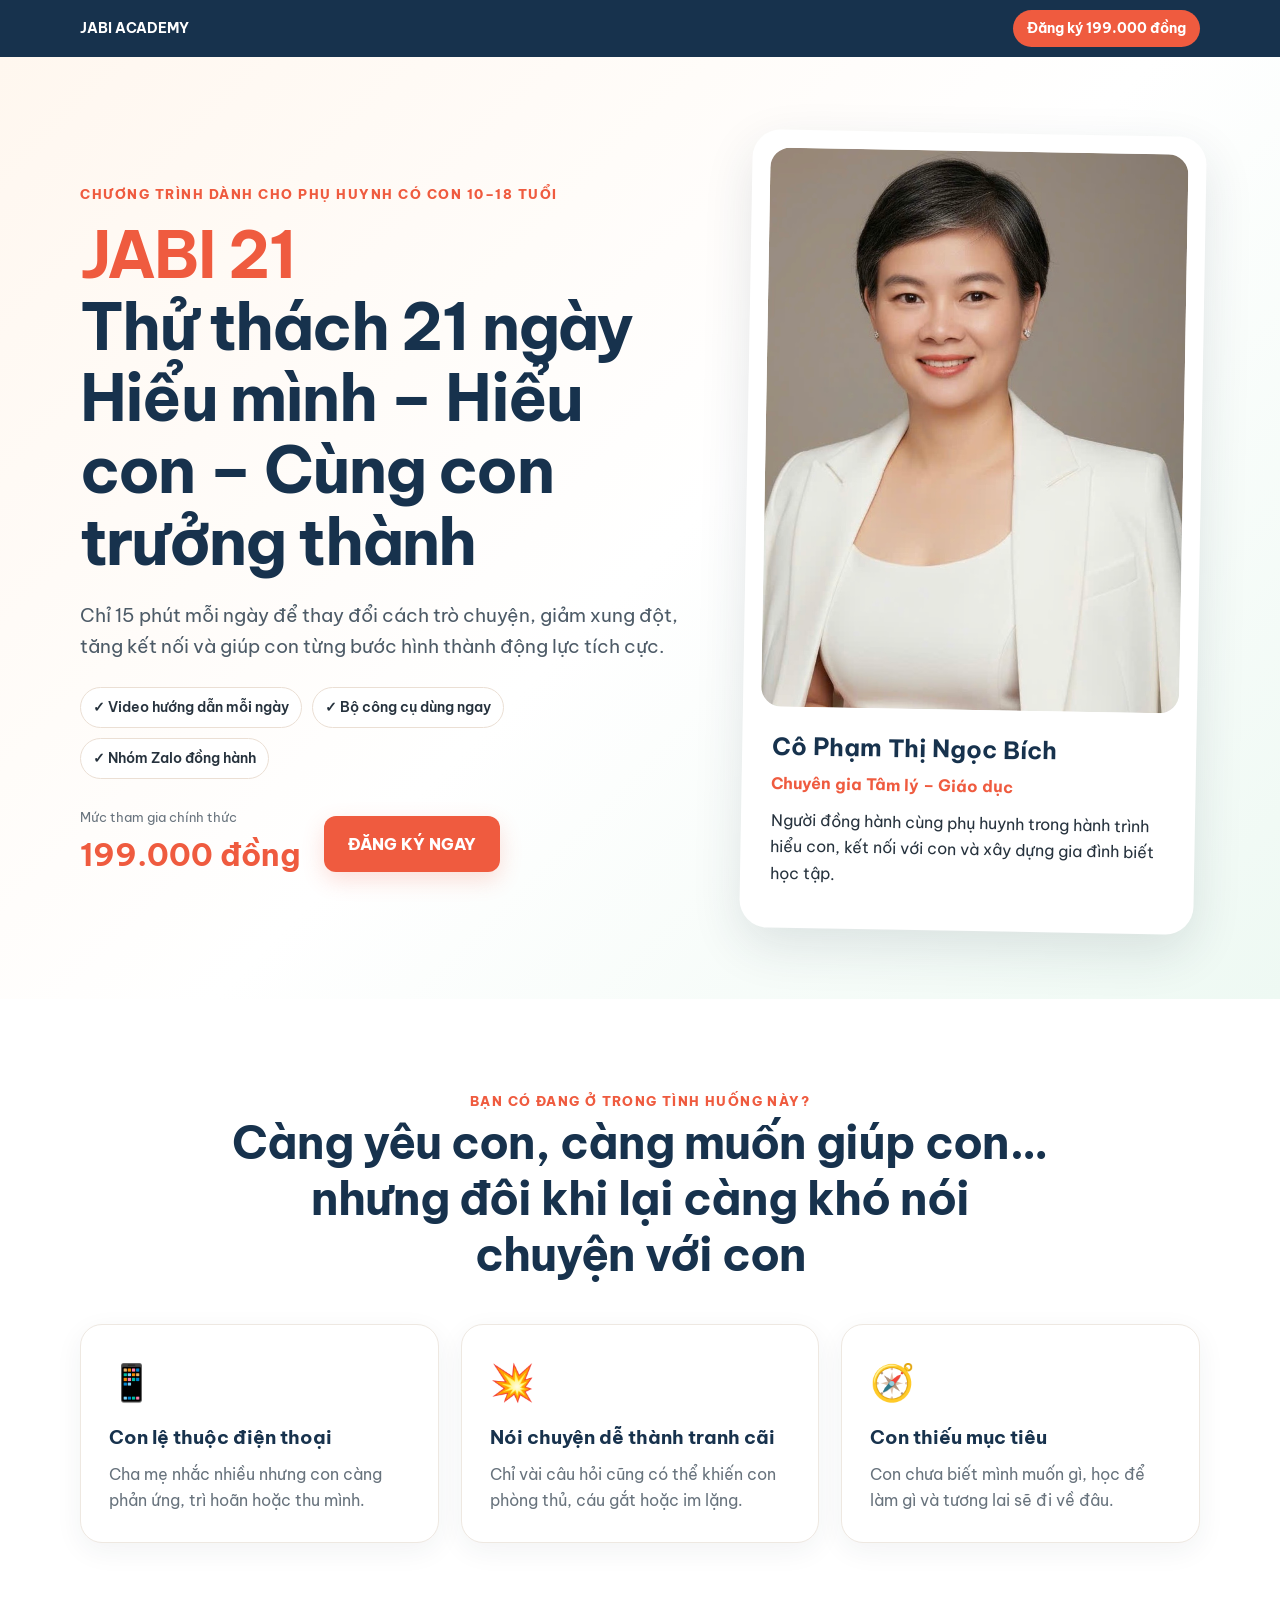
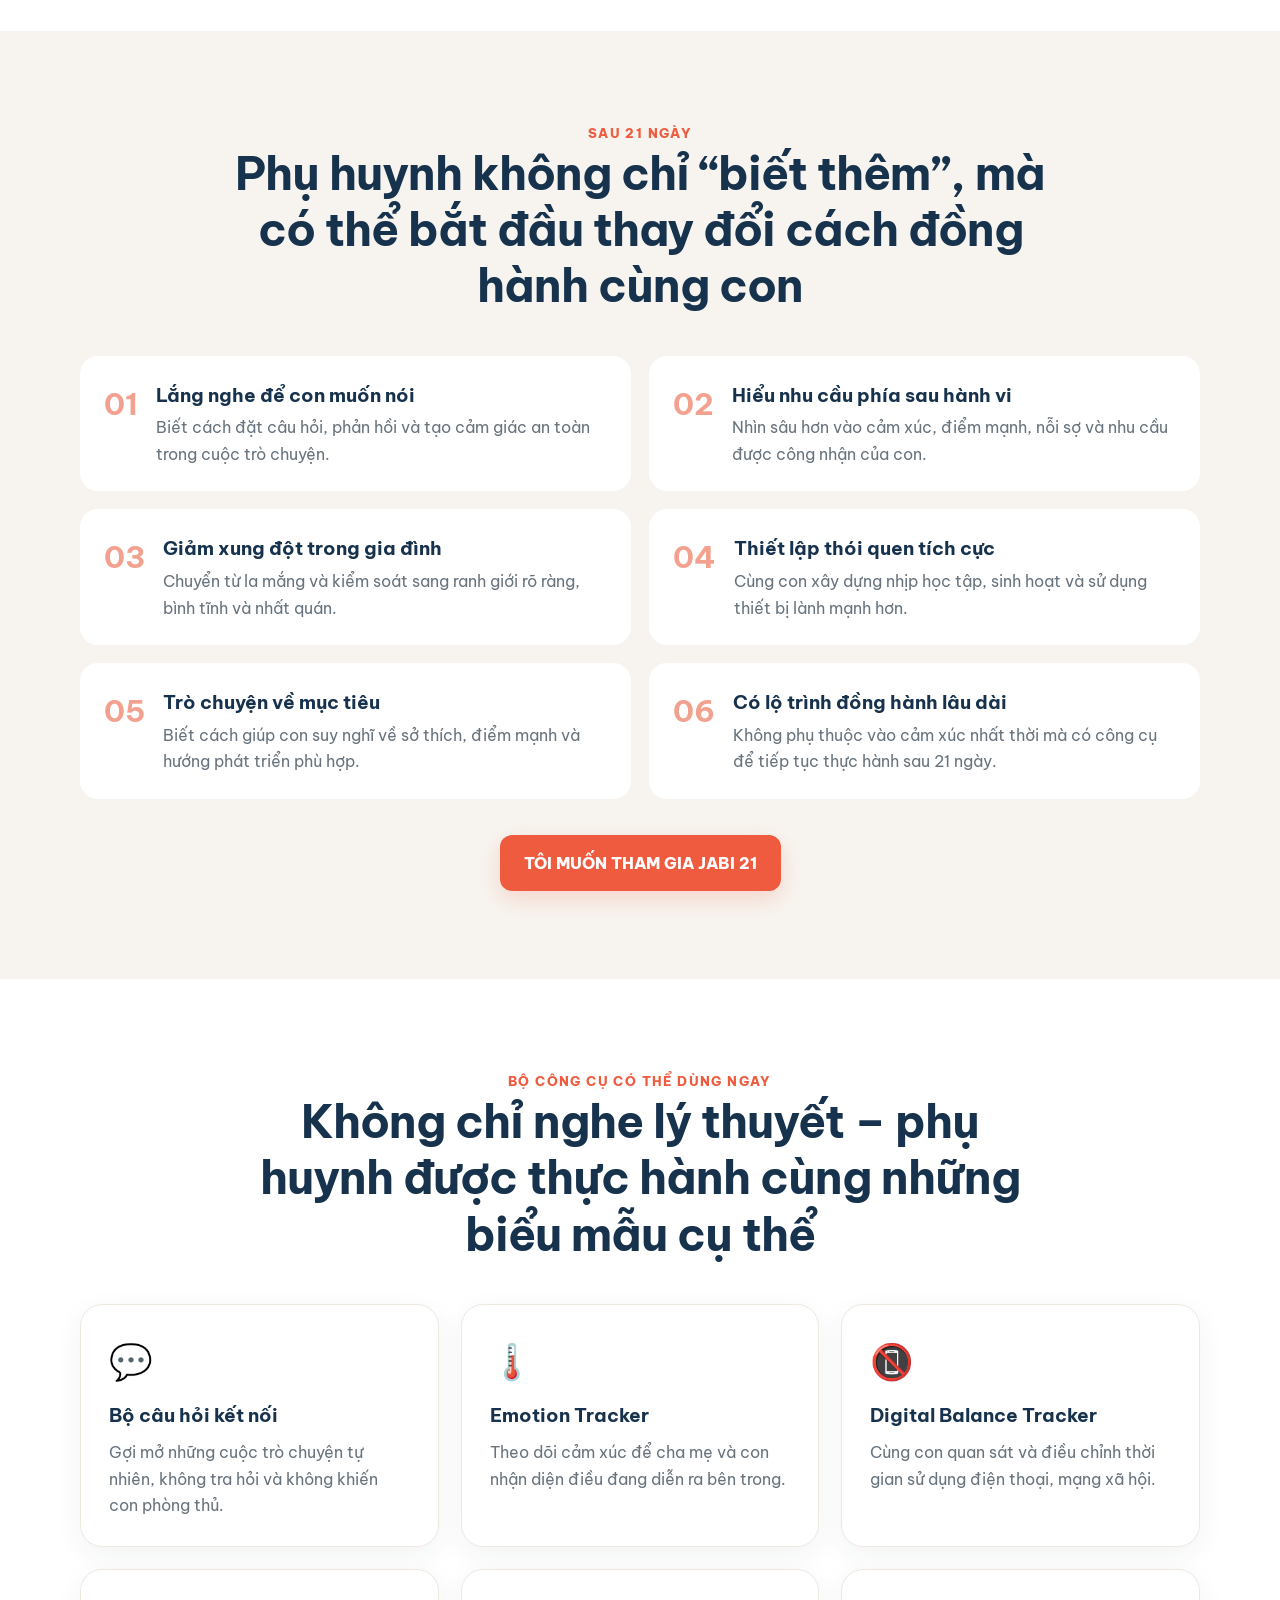
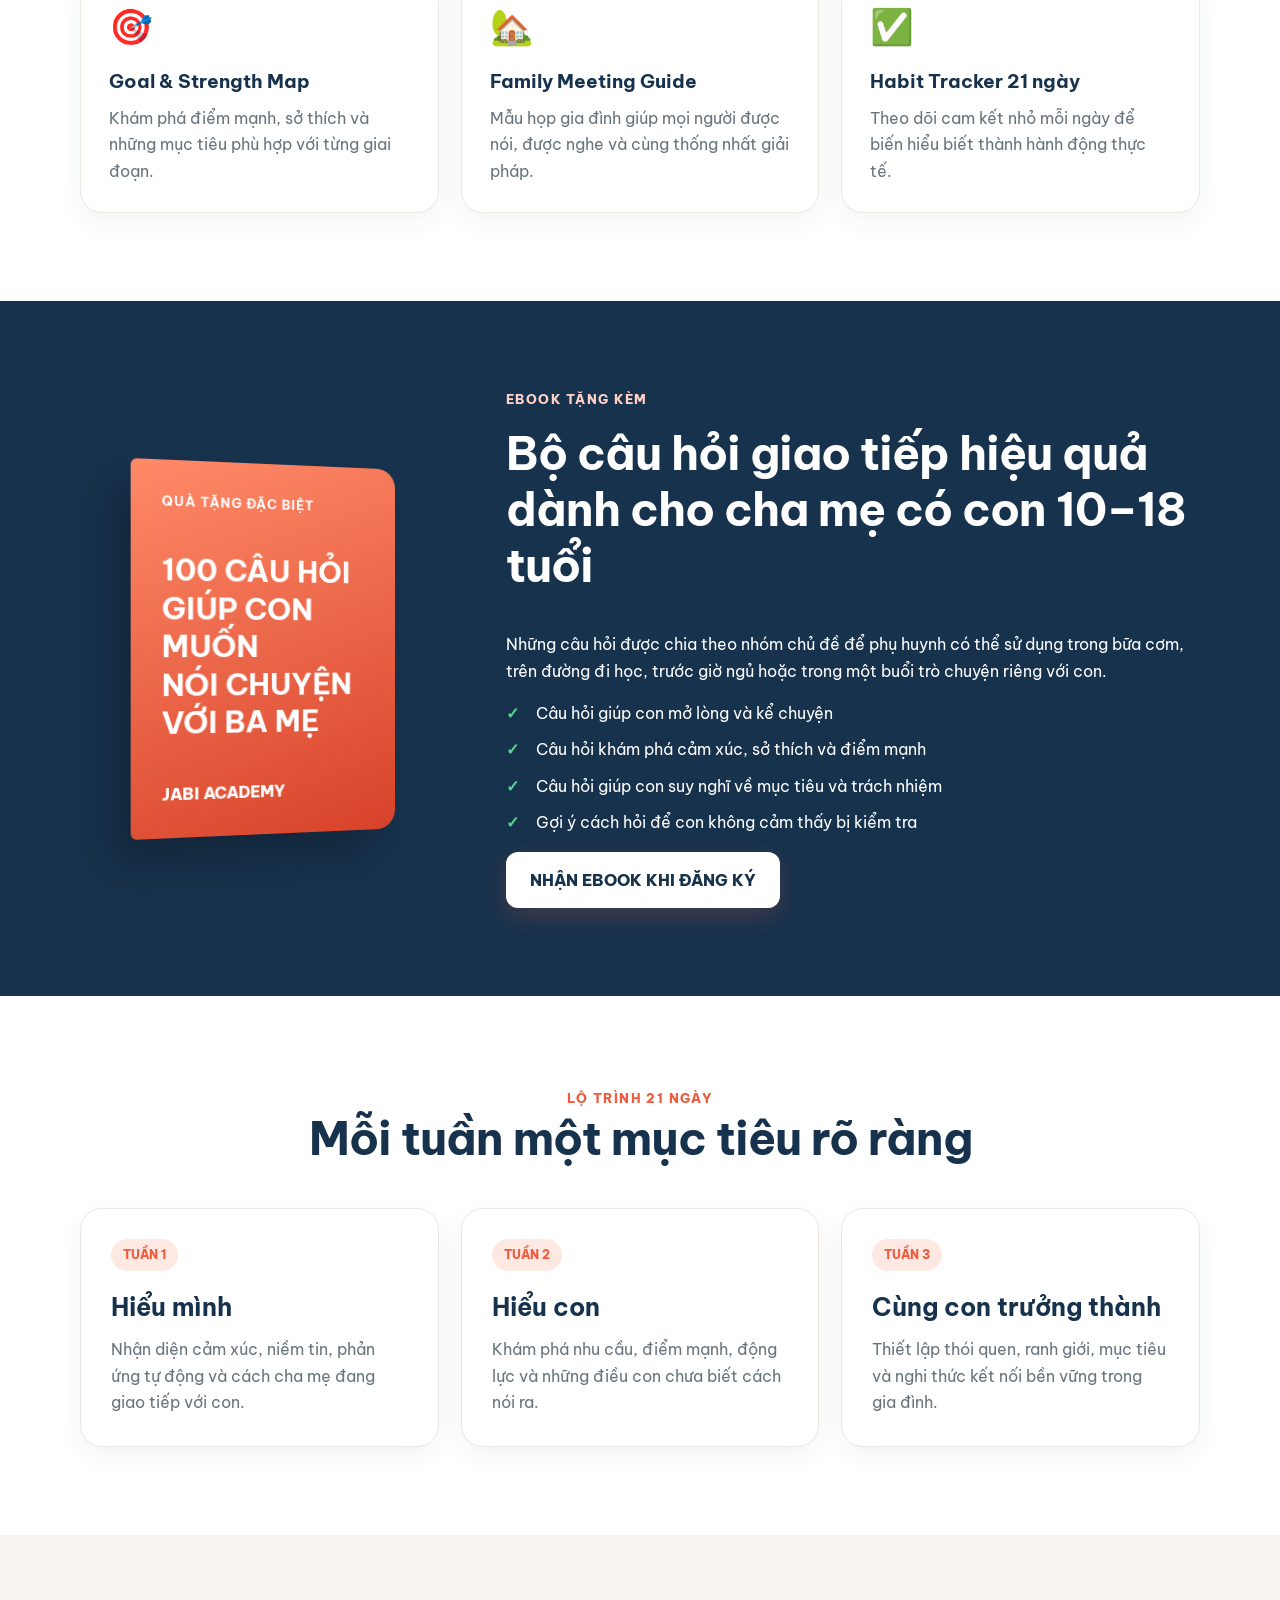
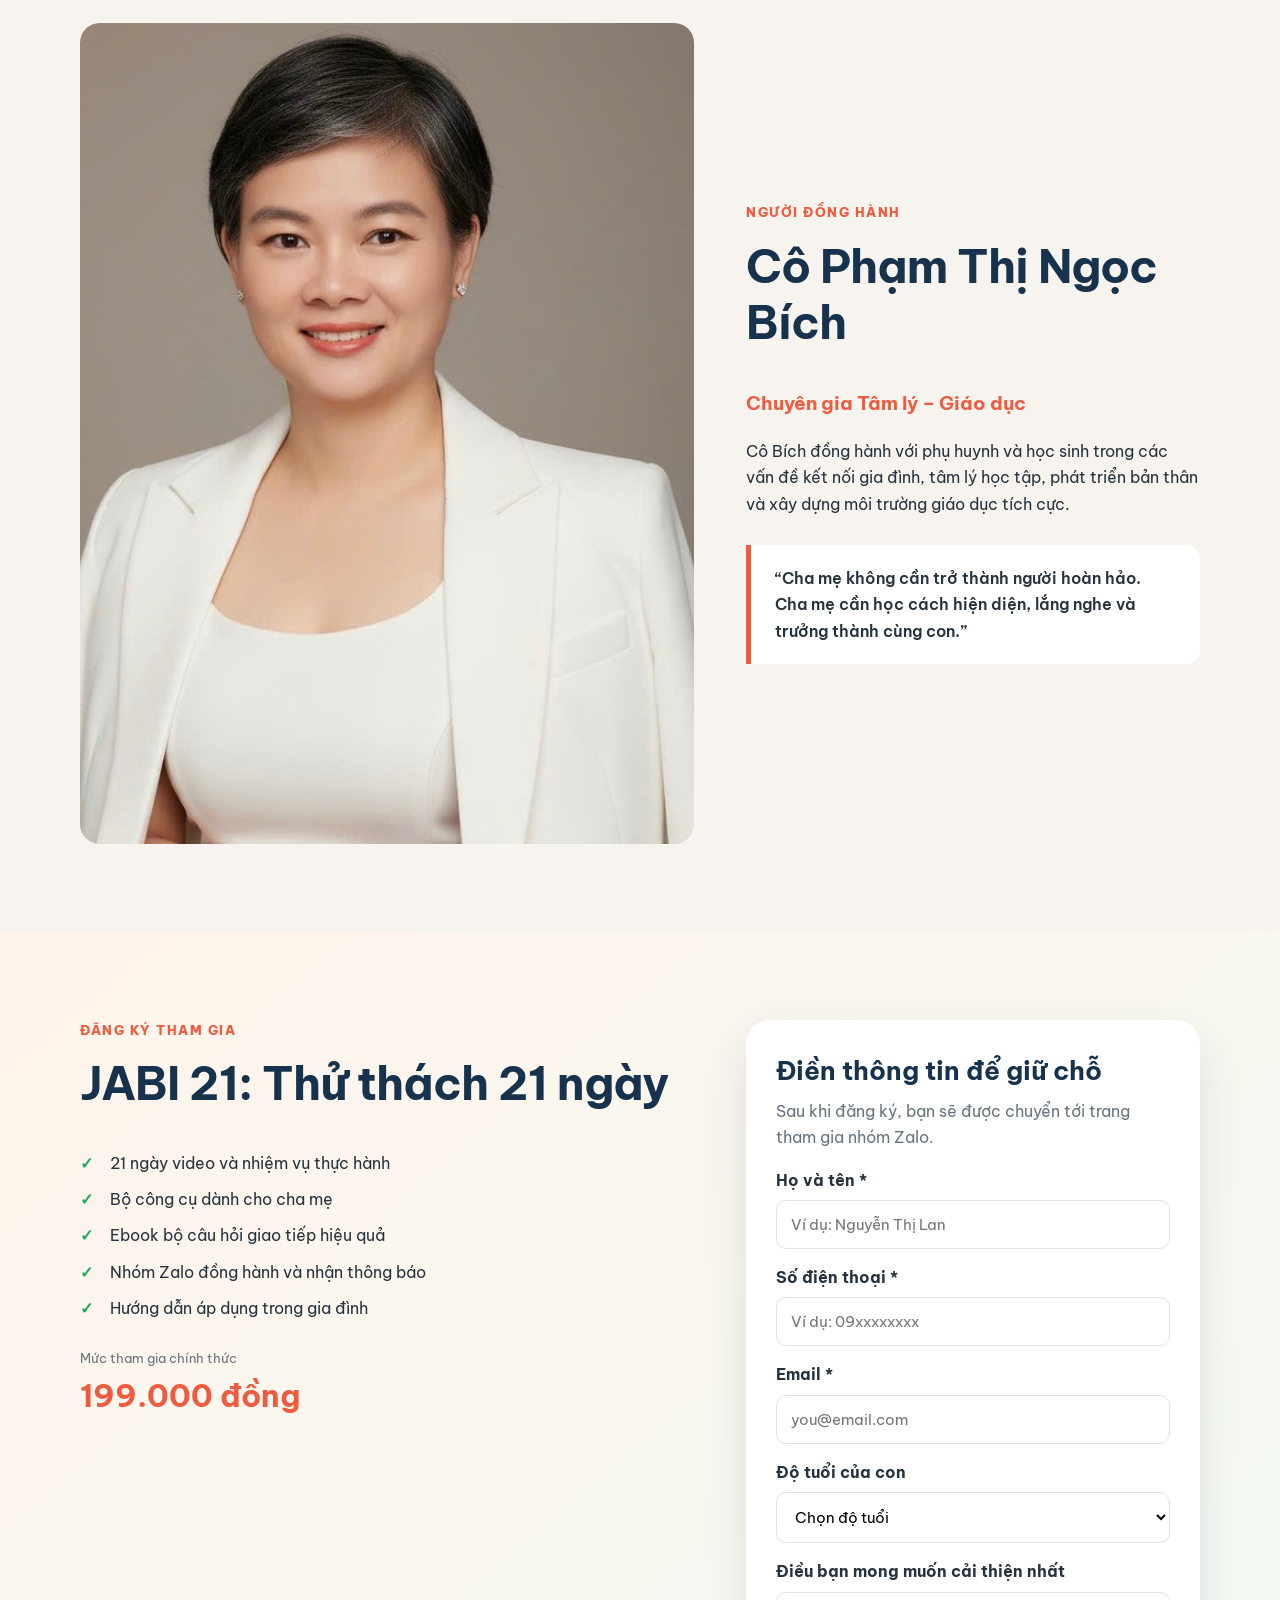
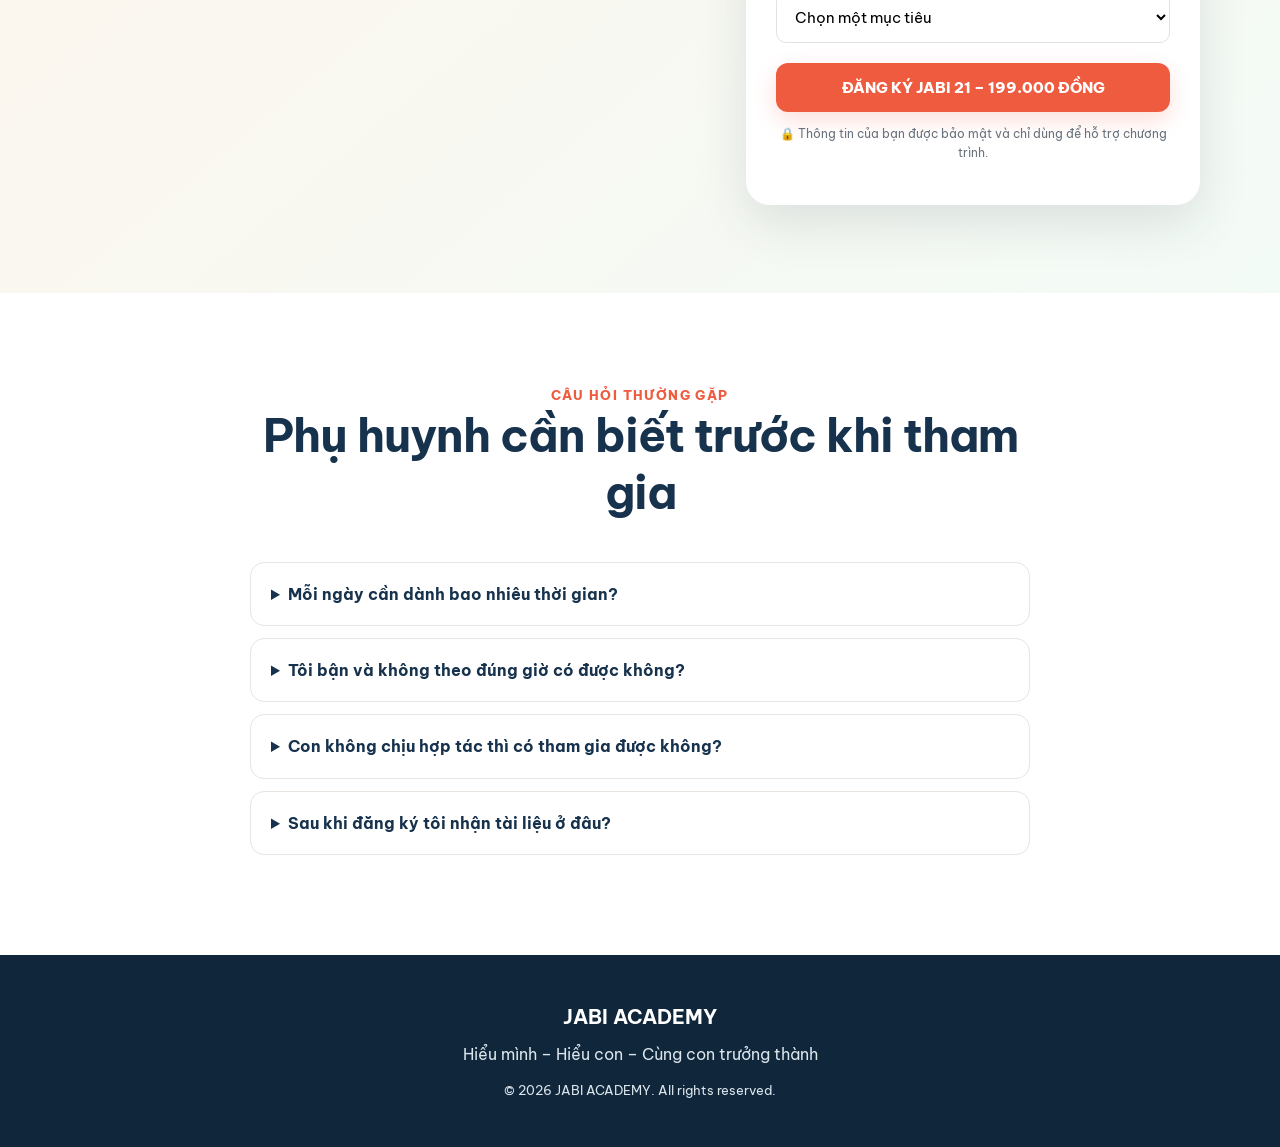
<file: index.html>
<!DOCTYPE html>
<html lang="vi">
<head>
  <meta charset="UTF-8" />
  <meta name="viewport" content="width=device-width, initial-scale=1.0" />
  <title>JABI 21 – Hiểu mình, hiểu con, cùng con trưởng thành</title>
  <meta name="description" content="Thử thách 21 ngày dành cho phụ huynh có con 10–18 tuổi. 15 phút mỗi ngày để thay đổi cách trò chuyện và đồng hành cùng con." />
  <link rel="preconnect" href="https://fonts.googleapis.com">
  <link rel="preconnect" href="https://fonts.gstatic.com" crossorigin>
  <link href="https://fonts.googleapis.com/css2?family=Be+Vietnam+Pro:wght@400;500;600;700;800&display=swap" rel="stylesheet">
  <link rel="stylesheet" href="./styles.css?v=3" />
</head>
<body>
  <div class="topbar">
    <div class="container topbar-inner">
      <span>JABI ACADEMY</span>
      <a href="#dang-ky">Đăng ký 199.000 đồng</a>
    </div>
  </div>

  <header class="hero">
    <div class="container hero-grid">
      <div class="hero-content">
        <div class="eyebrow">CHƯƠNG TRÌNH DÀNH CHO PHỤ HUYNH CÓ CON 10–18 TUỔI</div>
        <h1><span>JABI 21</span><br>Thử thách 21 ngày<br>Hiểu mình – Hiểu con – Cùng con trưởng thành</h1>
        <p class="hero-lead">Chỉ 15 phút mỗi ngày để thay đổi cách trò chuyện, giảm xung đột, tăng kết nối và giúp con từng bước hình thành động lực tích cực.</p>
        <div class="hero-badges">
          <span>✓ Video hướng dẫn mỗi ngày</span>
          <span>✓ Bộ công cụ dùng ngay</span>
          <span>✓ Nhóm Zalo đồng hành</span>
        </div>
        <div class="price-box">
          <div>
            <small>Mức tham gia chính thức</small>
            <strong>199.000 đồng</strong>
          </div>
          <a class="btn btn-primary" href="#dang-ky">ĐĂNG KÝ NGAY</a>
        </div>
      </div>

      <div class="mentor-card">
        <div class="portrait-wrap">
          <img src="./assets/co-bich.jpg" alt="Cô Phạm Thị Ngọc Bích" onerror="this.style.display='none'; this.nextElementSibling.style.display='flex';">
          <div class="portrait-fallback">
            <div class="avatar-circle">PNB</div>
            <p>Thêm ảnh chân dung cô Bích vào<br><b>assets/co-bich.jpg</b></p>
          </div>
        </div>
        <div class="mentor-info">
          <strong>Cô Phạm Thị Ngọc Bích</strong>
          <span>Chuyên gia Tâm lý – Giáo dục</span>
          <p>Người đồng hành cùng phụ huynh trong hành trình hiểu con, kết nối với con và xây dựng gia đình biết học tập.</p>
        </div>
      </div>
    </div>
  </header>

  <main>
    <section class="pain section">
      <div class="container">
        <div class="section-heading">
          <span>BẠN CÓ ĐANG Ở TRONG TÌNH HUỐNG NÀY?</span>
          <h2>Càng yêu con, càng muốn giúp con… nhưng đôi khi lại càng khó nói chuyện với con</h2>
        </div>
        <div class="cards cards-3">
          <article class="card"><div class="icon">📱</div><h3>Con lệ thuộc điện thoại</h3><p>Cha mẹ nhắc nhiều nhưng con càng phản ứng, trì hoãn hoặc thu mình.</p></article>
          <article class="card"><div class="icon">💥</div><h3>Nói chuyện dễ thành tranh cãi</h3><p>Chỉ vài câu hỏi cũng có thể khiến con phòng thủ, cáu gắt hoặc im lặng.</p></article>
          <article class="card"><div class="icon">🧭</div><h3>Con thiếu mục tiêu</h3><p>Con chưa biết mình muốn gì, học để làm gì và tương lai sẽ đi về đâu.</p></article>
        </div>
      </div>
    </section>

    <section class="benefits section section-soft">
      <div class="container">
        <div class="section-heading">
          <span>SAU 21 NGÀY</span>
          <h2>Phụ huynh không chỉ “biết thêm”, mà có thể bắt đầu thay đổi cách đồng hành cùng con</h2>
        </div>
        <div class="benefit-grid">
          <div class="benefit"><b>01</b><div><h3>Lắng nghe để con muốn nói</h3><p>Biết cách đặt câu hỏi, phản hồi và tạo cảm giác an toàn trong cuộc trò chuyện.</p></div></div>
          <div class="benefit"><b>02</b><div><h3>Hiểu nhu cầu phía sau hành vi</h3><p>Nhìn sâu hơn vào cảm xúc, điểm mạnh, nỗi sợ và nhu cầu được công nhận của con.</p></div></div>
          <div class="benefit"><b>03</b><div><h3>Giảm xung đột trong gia đình</h3><p>Chuyển từ la mắng và kiểm soát sang ranh giới rõ ràng, bình tĩnh và nhất quán.</p></div></div>
          <div class="benefit"><b>04</b><div><h3>Thiết lập thói quen tích cực</h3><p>Cùng con xây dựng nhịp học tập, sinh hoạt và sử dụng thiết bị lành mạnh hơn.</p></div></div>
          <div class="benefit"><b>05</b><div><h3>Trò chuyện về mục tiêu</h3><p>Biết cách giúp con suy nghĩ về sở thích, điểm mạnh và hướng phát triển phù hợp.</p></div></div>
          <div class="benefit"><b>06</b><div><h3>Có lộ trình đồng hành lâu dài</h3><p>Không phụ thuộc vào cảm xúc nhất thời mà có công cụ để tiếp tục thực hành sau 21 ngày.</p></div></div>
        </div>
        <div class="center"><a class="btn btn-primary" href="#dang-ky">TÔI MUỐN THAM GIA JABI 21</a></div>
      </div>
    </section>

    <section class="tools section">
      <div class="container">
        <div class="section-heading">
          <span>BỘ CÔNG CỤ CÓ THỂ DÙNG NGAY</span>
          <h2>Không chỉ nghe lý thuyết – phụ huynh được thực hành cùng những biểu mẫu cụ thể</h2>
        </div>
        <div class="tool-grid">
          <article class="tool-card"><div>💬</div><h3>Bộ câu hỏi kết nối</h3><p>Gợi mở những cuộc trò chuyện tự nhiên, không tra hỏi và không khiến con phòng thủ.</p></article>
          <article class="tool-card"><div>🌡️</div><h3>Emotion Tracker</h3><p>Theo dõi cảm xúc để cha mẹ và con nhận diện điều đang diễn ra bên trong.</p></article>
          <article class="tool-card"><div>📵</div><h3>Digital Balance Tracker</h3><p>Cùng con quan sát và điều chỉnh thời gian sử dụng điện thoại, mạng xã hội.</p></article>
          <article class="tool-card"><div>🎯</div><h3>Goal & Strength Map</h3><p>Khám phá điểm mạnh, sở thích và những mục tiêu phù hợp với từng giai đoạn.</p></article>
          <article class="tool-card"><div>🏡</div><h3>Family Meeting Guide</h3><p>Mẫu họp gia đình giúp mọi người được nói, được nghe và cùng thống nhất giải pháp.</p></article>
          <article class="tool-card"><div>✅</div><h3>Habit Tracker 21 ngày</h3><p>Theo dõi cam kết nhỏ mỗi ngày để biến hiểu biết thành hành động thực tế.</p></article>
        </div>
      </div>
    </section>

    <section class="ebook section section-dark">
      <div class="container ebook-grid">
        <div class="ebook-mockup">
          <div class="book">
            <small>QUÀ TẶNG ĐẶC BIỆT</small>
            <strong>100 CÂU HỎI<br>GIÚP CON MUỐN<br>NÓI CHUYỆN<br>VỚI BA MẸ</strong>
            <span>JABI ACADEMY</span>
          </div>
        </div>
        <div>
          <div class="eyebrow light">EBOOK TẶNG KÈM</div>
          <h2>Bộ câu hỏi giao tiếp hiệu quả dành cho cha mẹ có con 10–18 tuổi</h2>
          <p>Những câu hỏi được chia theo nhóm chủ đề để phụ huynh có thể sử dụng trong bữa cơm, trên đường đi học, trước giờ ngủ hoặc trong một buổi trò chuyện riêng với con.</p>
          <ul class="check-list">
            <li>Câu hỏi giúp con mở lòng và kể chuyện</li>
            <li>Câu hỏi khám phá cảm xúc, sở thích và điểm mạnh</li>
            <li>Câu hỏi giúp con suy nghĩ về mục tiêu và trách nhiệm</li>
            <li>Gợi ý cách hỏi để con không cảm thấy bị kiểm tra</li>
          </ul>
          <a class="btn btn-light" href="#dang-ky">NHẬN EBOOK KHI ĐĂNG KÝ</a>
        </div>
      </div>
    </section>

    <section class="journey section">
      <div class="container">
        <div class="section-heading">
          <span>LỘ TRÌNH 21 NGÀY</span>
          <h2>Mỗi tuần một mục tiêu rõ ràng</h2>
        </div>
        <div class="timeline">
          <article><div class="week">TUẦN 1</div><h3>Hiểu mình</h3><p>Nhận diện cảm xúc, niềm tin, phản ứng tự động và cách cha mẹ đang giao tiếp với con.</p></article>
          <article><div class="week">TUẦN 2</div><h3>Hiểu con</h3><p>Khám phá nhu cầu, điểm mạnh, động lực và những điều con chưa biết cách nói ra.</p></article>
          <article><div class="week">TUẦN 3</div><h3>Cùng con trưởng thành</h3><p>Thiết lập thói quen, ranh giới, mục tiêu và nghi thức kết nối bền vững trong gia đình.</p></article>
        </div>
      </div>
    </section>

    <section class="mentor section section-soft">
      <div class="container mentor-grid">
        <div class="portrait-large">
          <img src="./assets/co-bich.jpg" alt="Cô Phạm Thị Ngọc Bích" onerror="this.style.display='none'; this.nextElementSibling.style.display='flex';">
          <div class="portrait-fallback large">
            <div class="avatar-circle">PNB</div>
            <p>Ảnh cô Phạm Thị Ngọc Bích</p>
          </div>
        </div>
        <div>
          <div class="eyebrow">NGƯỜI ĐỒNG HÀNH</div>
          <h2>Cô Phạm Thị Ngọc Bích</h2>
          <h3 class="mentor-title">Chuyên gia Tâm lý – Giáo dục</h3>
          <p>Cô Bích đồng hành với phụ huynh và học sinh trong các vấn đề kết nối gia đình, tâm lý học tập, phát triển bản thân và xây dựng môi trường giáo dục tích cực.</p>
          <blockquote>“Cha mẹ không cần trở thành người hoàn hảo. Cha mẹ cần học cách hiện diện, lắng nghe và trưởng thành cùng con.”</blockquote>
        </div>
      </div>
    </section>

    <section class="offer section" id="dang-ky">
      <div class="container offer-grid">
        <div class="offer-copy">
          <div class="eyebrow">ĐĂNG KÝ THAM GIA</div>
          <h2>JABI 21: Thử thách 21 ngày</h2>
          <ul class="check-list dark-text">
            <li>21 ngày video và nhiệm vụ thực hành</li>
            <li>Bộ công cụ dành cho cha mẹ</li>
            <li>Ebook bộ câu hỏi giao tiếp hiệu quả</li>
            <li>Nhóm Zalo đồng hành và nhận thông báo</li>
            <li>Hướng dẫn áp dụng trong gia đình</li>
          </ul>
          <div class="final-price">
            <small>Mức tham gia chính thức</small>
            <strong>199.000 đồng</strong>
          </div>
        </div>

        <form class="signup-form" id="signupForm">
          <h3>Điền thông tin để giữ chỗ</h3>
          <p>Sau khi đăng ký, bạn sẽ được chuyển tới trang tham gia nhóm Zalo.</p>

          <label>Họ và tên *</label>
          <input type="text" name="name" required placeholder="Ví dụ: Nguyễn Thị Lan">

          <label>Số điện thoại *</label>
          <input type="tel" name="phone" required placeholder="Ví dụ: 09xxxxxxxx">

          <label>Email *</label>
          <input type="email" name="email" required placeholder="you@email.com">

          <label>Độ tuổi của con</label>
          <select name="child_age">
            <option value="">Chọn độ tuổi</option>
            <option>10–12 tuổi</option>
            <option>13–15 tuổi</option>
            <option>16–18 tuổi</option>
            <option>Có nhiều con ở các độ tuổi khác nhau</option>
          </select>

          <label>Điều bạn mong muốn cải thiện nhất</label>
          <select name="goal">
            <option value="">Chọn một mục tiêu</option>
            <option>Kết nối và trò chuyện với con</option>
            <option>Giảm lệ thuộc điện thoại</option>
            <option>Giúp con có mục tiêu học tập</option>
            <option>Giảm xung đột trong gia đình</option>
            <option>Hiểu cảm xúc và tâm lý của con</option>
          </select>

          <button class="btn btn-primary btn-full" type="submit">ĐĂNG KÝ JABI 21 – 199.000 ĐỒNG</button>
          <div class="form-note">🔒 Thông tin của bạn được bảo mật và chỉ dùng để hỗ trợ chương trình.</div>
          <div id="formMessage" class="form-message"></div>
        </form>
      </div>
    </section>

    <section class="faq section">
      <div class="container narrow">
        <div class="section-heading">
          <span>CÂU HỎI THƯỜNG GẶP</span>
          <h2>Phụ huynh cần biết trước khi tham gia</h2>
        </div>
        <details><summary>Mỗi ngày cần dành bao nhiêu thời gian?</summary><p>Khoảng 15 phút để xem nội dung và thực hiện một nhiệm vụ nhỏ cùng con hoặc tự quan sát chính mình.</p></details>
        <details><summary>Tôi bận và không theo đúng giờ có được không?</summary><p>Có. Nội dung được thiết kế để phụ huynh chủ động thực hành trong ngày, theo lịch phù hợp với gia đình.</p></details>
        <details><summary>Con không chịu hợp tác thì có tham gia được không?</summary><p>Có. Giai đoạn đầu tập trung vào sự thay đổi của cha mẹ. Khi cách tiếp cận thay đổi, khả năng con hợp tác thường sẽ dần tốt hơn.</p></details>
        <details><summary>Sau khi đăng ký tôi nhận tài liệu ở đâu?</summary><p>Bạn sẽ được chuyển tới trang xác nhận và nút tham gia nhóm Zalo để nhận thông báo, ebook, công cụ và hướng dẫn tiếp theo.</p></details>
      </div>
    </section>
  </main>

  <div class="mobile-cta">
    <div><small>JABI 21</small><strong>199.000 đồng</strong></div>
    <a href="#dang-ky">ĐĂNG KÝ NGAY</a>
  </div>

  <footer>
    <div class="container">
      <strong>JABI ACADEMY</strong>
      <p>Hiểu mình – Hiểu con – Cùng con trưởng thành</p>
      <small>© 2026 JABI ACADEMY. All rights reserved.</small>
    </div>
  </footer>

  <script src="./script.js?v=3"></script>
</body>
</html>
</file>
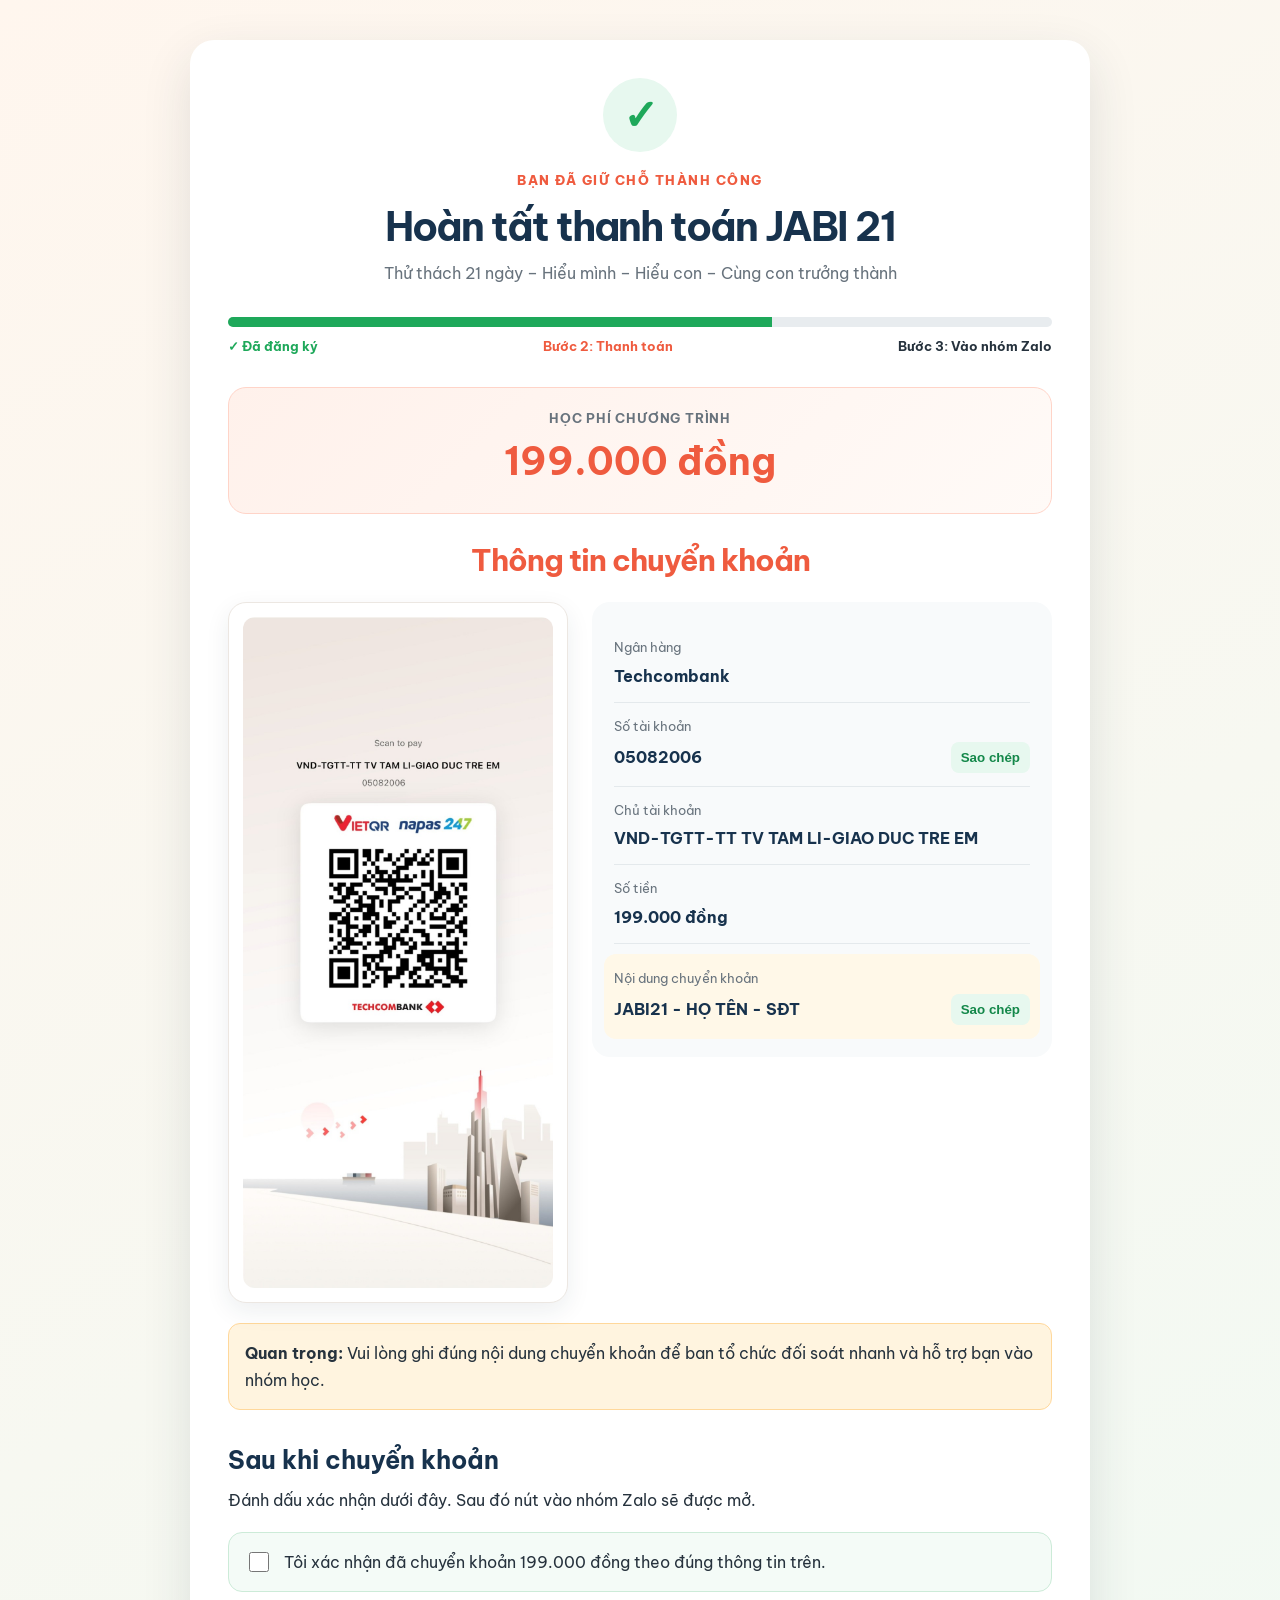
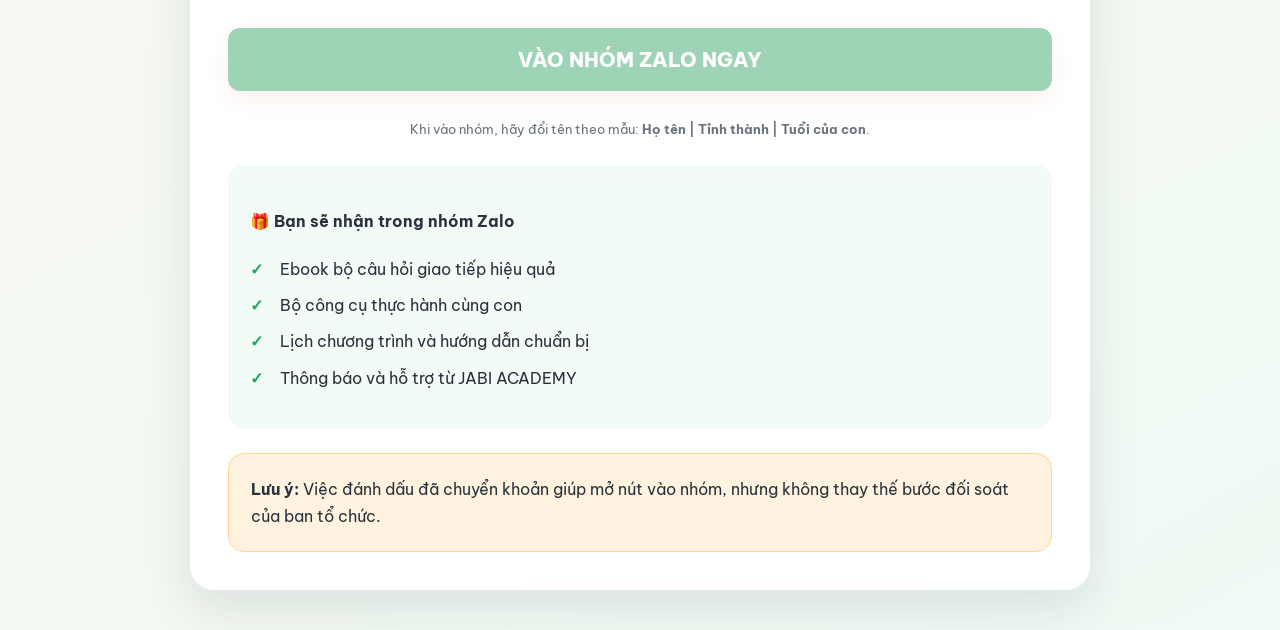
<file: thank-you.html>
<!DOCTYPE html>
<html lang="vi">
<head>
  <meta charset="UTF-8" />
  <meta name="viewport" content="width=device-width, initial-scale=1.0" />
  <title>Thanh toán JABI 21</title>
  <link rel="preconnect" href="https://fonts.googleapis.com">
  <link rel="preconnect" href="https://fonts.gstatic.com" crossorigin>
  <link href="https://fonts.googleapis.com/css2?family=Be+Vietnam+Pro:wght@400;500;600;700;800&display=swap" rel="stylesheet">
  <link rel="stylesheet" href="./styles.css?v=3" />
</head>
<body class="thankyou-body">
  <main class="thankyou-page">
    <div class="thankyou-card payment-card">
      <div class="success-icon">✓</div>
      <div class="eyebrow">BẠN ĐÃ GIỮ CHỖ THÀNH CÔNG</div>
      <h1>Hoàn tất thanh toán JABI 21</h1>
      <p class="subtitle">Thử thách 21 ngày – Hiểu mình – Hiểu con – Cùng con trưởng thành</p>

      <div class="progress">
        <div class="progress-line"><span style="width:66%"></span></div>
        <div class="progress-labels">
          <span class="done">✓ Đã đăng ký</span>
          <span class="active">Bước 2: Thanh toán</span>
          <span>Bước 3: Vào nhóm Zalo</span>
        </div>
      </div>

      <section class="payment-section">
        <div class="payment-amount">
          <small>HỌC PHÍ CHƯƠNG TRÌNH</small>
          <strong>199.000 đồng</strong>
        </div>

        <h2>Thông tin chuyển khoản</h2>

        <div class="bank-grid">
          <div class="qr-wrap">
            <img src="./assets/qr-techcombank-cpec.jpg" alt="QR chuyển khoản Techcombank">
          </div>

          <div class="bank-details">
            <div class="bank-row">
              <span>Ngân hàng</span>
              <strong>Techcombank</strong>
            </div>
            <div class="bank-row">
              <span>Số tài khoản</span>
              <div class="copy-line">
                <strong id="accountNumber">05082006</strong>
                <button type="button" class="copy-btn" data-copy="05082006">Sao chép</button>
              </div>
            </div>
            <div class="bank-row">
              <span>Chủ tài khoản</span>
              <strong>VND-TGTT-TT TV TAM LI-GIAO DUC TRE EM</strong>
            </div>
            <div class="bank-row">
              <span>Số tiền</span>
              <strong>199.000 đồng</strong>
            </div>
            <div class="bank-row transfer-note">
              <span>Nội dung chuyển khoản</span>
              <div class="copy-line">
                <strong id="transferContent">JABI21 - HỌ TÊN - SĐT</strong>
                <button type="button" class="copy-btn" data-copy="JABI21 - HỌ TÊN - SĐT">Sao chép</button>
              </div>
            </div>
          </div>
        </div>

        <div class="payment-notice">
          <b>Quan trọng:</b> Vui lòng ghi đúng nội dung chuyển khoản để ban tổ chức đối soát nhanh và hỗ trợ bạn vào nhóm học.
        </div>
      </section>

      <section class="confirmation-section">
        <h3>Sau khi chuyển khoản</h3>
        <p>Đánh dấu xác nhận dưới đây. Sau đó nút vào nhóm Zalo sẽ được mở.</p>

        <label class="confirm-check">
          <input type="checkbox" id="paymentConfirmed">
          <span>Tôi xác nhận đã chuyển khoản 199.000 đồng theo đúng thông tin trên.</span>
        </label>

        <a class="btn btn-zalo btn-full disabled-link" id="zaloButton" href="#" target="_blank" rel="noopener" aria-disabled="true">
          VÀO NHÓM ZALO NGAY
        </a>

        <p class="mini-note">Khi vào nhóm, hãy đổi tên theo mẫu: <b>Họ tên | Tỉnh thành | Tuổi của con</b>.</p>
      </section>

      <div class="gift-box">
        <h4>🎁 Bạn sẽ nhận trong nhóm Zalo</h4>
        <ul class="check-list dark-text">
          <li>Ebook bộ câu hỏi giao tiếp hiệu quả</li>
          <li>Bộ công cụ thực hành cùng con</li>
          <li>Lịch chương trình và hướng dẫn chuẩn bị</li>
          <li>Thông báo và hỗ trợ từ JABI ACADEMY</li>
        </ul>
      </div>

      <div class="important">
        <b>Lưu ý:</b> Việc đánh dấu đã chuyển khoản giúp mở nút vào nhóm, nhưng không thay thế bước đối soát của ban tổ chức.
      </div>
    </div>
  </main>
  <script src="./script.js?v=3"></script>
</body>
</html>
</file>
<file: styles.css>
:root{
  --primary:#ef5b3f;
  --primary-dark:#d8452b;
  --green:#1ea85a;
  --navy:#17324d;
  --cream:#fff7ef;
  --soft:#f7f4ef;
  --text:#26323d;
  --muted:#68737d;
  --white:#fff;
  --shadow:0 18px 50px rgba(29,50,67,.12);
  --radius:22px;
}
*{box-sizing:border-box}
html{scroll-behavior:smooth}
body{margin:0;font-family:"Be Vietnam Pro",Arial,sans-serif;color:var(--text);line-height:1.65;background:#fff}
img{max-width:100%;display:block}
a{text-decoration:none}
.container{width:min(1120px,calc(100% - 36px));margin:auto}
.narrow{width:min(780px,calc(100% - 36px))}
.topbar{background:var(--navy);color:#fff;font-weight:700;font-size:14px}
.topbar-inner{display:flex;justify-content:space-between;align-items:center;padding:10px 0}
.topbar a{color:#fff;background:var(--primary);padding:7px 14px;border-radius:999px}
.hero{background:linear-gradient(135deg,#fff7ef 0%,#fff 52%,#eef9f3 100%);padding:76px 0 68px;overflow:hidden}
.hero-grid,.mentor-grid,.offer-grid,.ebook-grid{display:grid;grid-template-columns:1.15fr .85fr;gap:52px;align-items:center}
.eyebrow{font-size:13px;letter-spacing:1.5px;font-weight:800;color:var(--primary);margin-bottom:14px}
.eyebrow.light{color:#ffd0c5}
h1,h2,h3,p{margin-top:0}
h1{font-size:clamp(38px,5vw,66px);line-height:1.12;letter-spacing:-1.8px;margin-bottom:22px;color:var(--navy)}
h1 span{color:var(--primary)}
h2{font-size:clamp(30px,3.6vw,46px);line-height:1.22;letter-spacing:-1px;color:var(--navy)}
.hero-lead{font-size:19px;color:#4d5b67;max-width:740px}
.hero-badges{display:flex;flex-wrap:wrap;gap:10px;margin:25px 0}
.hero-badges span{background:#fff;border:1px solid #ebdfd4;padding:8px 12px;border-radius:999px;font-size:14px;font-weight:600}
.price-box{display:flex;align-items:center;gap:24px;margin-top:28px}
.price-box small,.final-price small{display:block;color:var(--muted)}
.price-box strong,.final-price strong{font-size:31px;color:var(--primary)}
.btn{display:inline-flex;align-items:center;justify-content:center;padding:15px 24px;border-radius:12px;font-weight:800;border:none;cursor:pointer;font-family:inherit;transition:.2s;box-shadow:0 8px 22px rgba(239,91,63,.2)}
.btn:hover{transform:translateY(-2px)}
.btn-primary{background:var(--primary);color:#fff}
.btn-primary:hover{background:var(--primary-dark)}
.btn-light{background:#fff;color:var(--navy)}
.btn-full{width:100%}
.mentor-card{background:#fff;border-radius:28px;padding:18px;box-shadow:var(--shadow);transform:rotate(1deg)}
.portrait-wrap,.portrait-large{background:linear-gradient(135deg,#e8f8ef,#fff2e8);border-radius:20px;overflow:hidden;min-height:410px}
.portrait-wrap img,.portrait-large img{width:100%;height:100%;object-fit:cover}
.portrait-fallback{display:none;min-height:410px;align-items:center;justify-content:center;flex-direction:column;text-align:center;color:var(--muted);padding:30px}
.portrait-fallback.large{min-height:520px}
.avatar-circle{width:130px;height:130px;border-radius:50%;display:flex;align-items:center;justify-content:center;background:var(--primary);color:white;font-size:34px;font-weight:800;margin-bottom:18px}
.mentor-info{padding:20px 12px 8px}
.mentor-info strong{display:block;font-size:24px;color:var(--navy)}
.mentor-info span{display:block;color:var(--primary);font-weight:700;margin:4px 0 10px}
.section{padding:88px 0}
.section-soft{background:var(--soft)}
.section-dark{background:var(--navy);color:#fff}
.section-dark h2{color:#fff}
.section-heading{text-align:center;max-width:820px;margin:0 auto 42px}
.section-heading>span{font-size:13px;letter-spacing:1.4px;color:var(--primary);font-weight:800}
.cards,.tool-grid{display:grid;gap:22px}
.cards-3{grid-template-columns:repeat(3,1fr)}
.card,.tool-card{background:#fff;border:1px solid #eee8e1;border-radius:var(--radius);padding:28px;box-shadow:0 8px 28px rgba(31,48,61,.06)}
.card .icon{font-size:36px}
.card h3,.tool-card h3{color:var(--navy);margin:10px 0 8px}
.card p,.tool-card p{color:var(--muted);margin-bottom:0}
.benefit-grid{display:grid;grid-template-columns:repeat(2,1fr);gap:18px}
.benefit{display:flex;gap:18px;background:#fff;border-radius:18px;padding:24px}
.benefit>b{font-size:30px;color:#f3a18f}
.benefit h3{margin-bottom:4px;color:var(--navy)}
.benefit p{margin-bottom:0;color:var(--muted)}
.center{text-align:center;margin-top:36px}
.tool-grid{grid-template-columns:repeat(3,1fr)}
.tool-card>div{font-size:35px}
.ebook-grid{grid-template-columns:.7fr 1.3fr}
.book{width:270px;height:370px;margin:auto;padding:30px;background:linear-gradient(160deg,#ff8a68,#d74229);border-radius:6px 20px 20px 6px;box-shadow:-20px 24px 40px rgba(0,0,0,.25);display:flex;flex-direction:column;justify-content:space-between;color:#fff;transform:perspective(900px) rotateY(12deg)}
.book small{font-weight:700;letter-spacing:1px}
.book strong{font-size:30px;line-height:1.25}
.book span{font-weight:800}
.check-list{padding:0;list-style:none}
.check-list li{margin:10px 0;padding-left:30px;position:relative}
.check-list li:before{content:"✓";position:absolute;left:0;color:#57d68d;font-weight:800}
.dark-text li:before{color:var(--green)}
.timeline{display:grid;grid-template-columns:repeat(3,1fr);gap:22px}
.timeline article{padding:30px;border-radius:var(--radius);background:#fff;border:1px solid #eee6df;box-shadow:0 8px 25px rgba(30,45,60,.06)}
.week{display:inline-block;background:#fee8e2;color:var(--primary);padding:6px 12px;border-radius:999px;font-weight:800;font-size:12px}
.timeline h3{font-size:25px;margin:16px 0 8px;color:var(--navy)}
.timeline p{color:var(--muted);margin:0}
.mentor-title{color:var(--primary)}
blockquote{margin:28px 0 0;padding:20px 24px;border-left:5px solid var(--primary);background:white;border-radius:0 14px 14px 0;font-weight:600}
.offer{background:linear-gradient(140deg,#fff4eb,#f3fbf6)}
.offer-grid{align-items:start}
.final-price{margin-top:26px}
.signup-form{background:#fff;border-radius:24px;padding:30px;box-shadow:var(--shadow)}
.signup-form h3{font-size:26px;color:var(--navy);margin-bottom:5px}
.signup-form p{color:var(--muted)}
.signup-form label{display:block;font-weight:700;margin:15px 0 7px}
.signup-form input,.signup-form select{width:100%;padding:14px;border:1px solid #dfe3e6;border-radius:10px;font-family:inherit;font-size:15px;background:#fff}
.signup-form input:focus,.signup-form select:focus{outline:2px solid #ffd8cd;border-color:var(--primary)}
.signup-form button{margin-top:20px;font-size:15px}
.form-note{font-size:12px;color:var(--muted);text-align:center;margin-top:12px}
.form-message{margin-top:12px;text-align:center;font-weight:700}
details{background:#fff;border:1px solid #e9e4df;border-radius:14px;padding:18px 20px;margin:12px 0}
summary{cursor:pointer;font-weight:700;color:var(--navy)}
details p{margin:12px 0 0;color:var(--muted)}
footer{background:#10263b;color:#dbe5ec;text-align:center;padding:45px 0}
footer strong{color:#fff;font-size:20px}
footer p{margin:8px 0}
.mobile-cta{display:none}
.thankyou-body{background:linear-gradient(150deg,#fff6ee,#effaf4);min-height:100vh}
.thankyou-page{padding:40px 16px}
.thankyou-card{max-width:720px;margin:auto;background:#fff;border-radius:24px;padding:38px;box-shadow:var(--shadow);text-align:center}
.success-icon{width:74px;height:74px;border-radius:50%;display:flex;align-items:center;justify-content:center;background:#e7f8ef;color:var(--green);font-size:42px;font-weight:800;margin:0 auto 18px}
.thankyou-card h1{font-size:40px;margin-bottom:10px}
.thankyou-card h2{color:var(--primary);margin-bottom:2px}
.subtitle{color:var(--muted)}
.progress{margin:30px 0}
.progress-line{height:10px;background:#e8ecef;border-radius:999px;overflow:hidden}
.progress-line span{display:block;height:100%;background:var(--green)}
.progress-labels{display:flex;justify-content:space-between;margin-top:9px;font-size:13px;font-weight:700}
.done{color:var(--green)}
.active{color:var(--primary)}
.arrows{font-size:36px;color:var(--primary);letter-spacing:14px;margin:10px 0}
.btn-zalo{background:#18a558;color:white;font-size:20px;margin:18px 0}
.gift-box,.steps,.important{margin-top:24px;border-radius:16px;padding:22px;text-align:left}
.gift-box{background:#f2fbf6}
.steps{background:#f7f7f7}
.important{background:#fff3df;border:1px solid #ffd596}
.support{margin-top:22px;color:var(--muted);font-size:13px}

@media (max-width:900px){
  .hero-grid,.mentor-grid,.offer-grid,.ebook-grid{grid-template-columns:1fr}
  .cards-3,.tool-grid,.timeline{grid-template-columns:1fr 1fr}
  .hero{padding-top:48px}
  .mentor-card{max-width:560px;margin:auto;transform:none}
  .ebook-mockup{order:2}
}
@media (max-width:640px){
  body{padding-bottom:76px}
  .topbar{display:none}
  .hero{padding:42px 0 50px}
  .hero-grid{gap:30px}
  h1{font-size:39px}
  h2{font-size:31px}
  .hero-lead{font-size:16px}
  .price-box{align-items:stretch;flex-direction:column}
  .cards-3,.tool-grid,.timeline,.benefit-grid{grid-template-columns:1fr}
  .section{padding:62px 0}
  .mentor-card{padding:12px}
  .portrait-wrap{min-height:360px}
  .mobile-cta{position:fixed;display:flex;bottom:0;left:0;right:0;z-index:50;background:#fff;border-top:1px solid #e5e5e5;padding:10px 14px;align-items:center;justify-content:space-between;box-shadow:0 -8px 24px rgba(0,0,0,.08)}
  .mobile-cta small,.mobile-cta strong{display:block}
  .mobile-cta strong{color:var(--primary)}
  .mobile-cta a{background:var(--primary);color:#fff;padding:12px 16px;border-radius:10px;font-weight:800;font-size:13px}
  .thankyou-card{padding:28px 20px}
  .thankyou-card h1{font-size:31px}
  .progress-labels{font-size:11px}
}


.payment-card{max-width:900px}
.payment-section{margin-top:24px;text-align:left}
.payment-amount{text-align:center;background:linear-gradient(135deg,#fff1eb,#fffaf7);border:1px solid #ffd4c8;border-radius:18px;padding:20px;margin:20px 0 28px}
.payment-amount small{display:block;color:var(--muted);font-weight:700;letter-spacing:.8px}
.payment-amount strong{display:block;color:var(--primary);font-size:38px}
.payment-section h2{text-align:center;font-size:30px;margin-bottom:24px}
.bank-grid{display:grid;grid-template-columns:.85fr 1.15fr;gap:24px;align-items:start}
.qr-wrap{background:#fff;border:1px solid #ece7e2;border-radius:18px;padding:14px;box-shadow:0 8px 24px rgba(27,45,61,.08)}
.qr-wrap img{width:100%;border-radius:12px}
.bank-details{background:#f8fafb;border-radius:18px;padding:22px}
.bank-row{padding:13px 0;border-bottom:1px solid #e4e9ec}
.bank-row:last-child{border-bottom:none}
.bank-row span{display:block;color:var(--muted);font-size:13px;margin-bottom:4px}
.bank-row strong{display:block;color:var(--navy);word-break:break-word}
.copy-line{display:flex;gap:10px;align-items:center;justify-content:space-between}
.copy-line strong{flex:1}
.copy-btn{border:none;background:#e7f8ef;color:#14884a;padding:8px 10px;border-radius:8px;font-weight:700;cursor:pointer}
.transfer-note{background:#fff8e8;margin:10px -10px -4px;padding:14px 10px;border-radius:12px;border-bottom:none}
.payment-notice{margin-top:20px;background:#fff4df;border:1px solid #ffd89b;padding:16px;border-radius:12px}
.confirmation-section{margin-top:30px;text-align:left}
.confirmation-section h3{font-size:25px;color:var(--navy);margin-bottom:6px}
.confirm-check{display:flex;align-items:flex-start;gap:12px;background:#f4fbf7;border:1px solid #ccebd8;border-radius:14px;padding:16px;margin:18px 0;cursor:pointer}
.confirm-check input{width:20px;height:20px;margin-top:3px}
.disabled-link{opacity:.45;filter:grayscale(.2);cursor:not-allowed;pointer-events:auto}
.mini-note{text-align:center;color:var(--muted);font-size:13px;margin-top:10px}

@media (max-width:760px){
  .bank-grid{grid-template-columns:1fr}
  .payment-amount strong{font-size:32px}
  .progress-labels{gap:8px;align-items:flex-start}
  .copy-line{align-items:flex-start}
}
</file>
